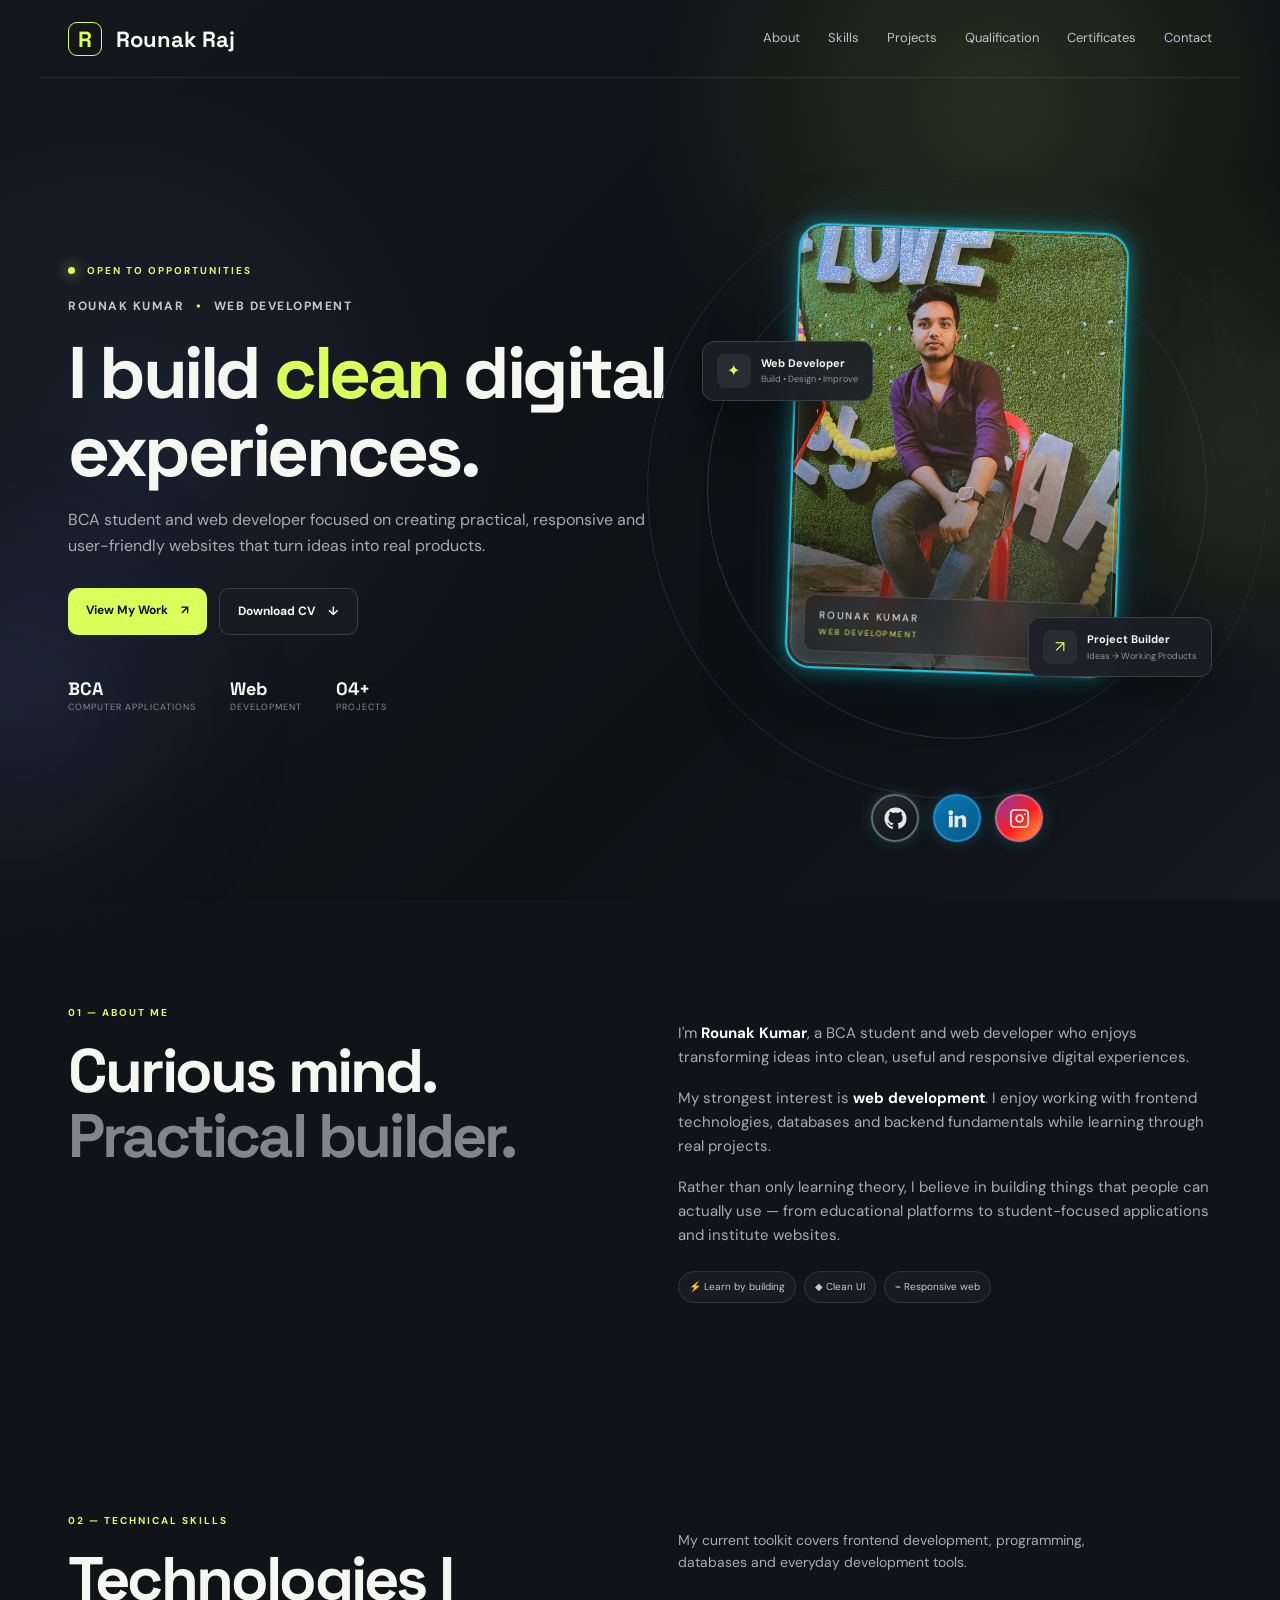
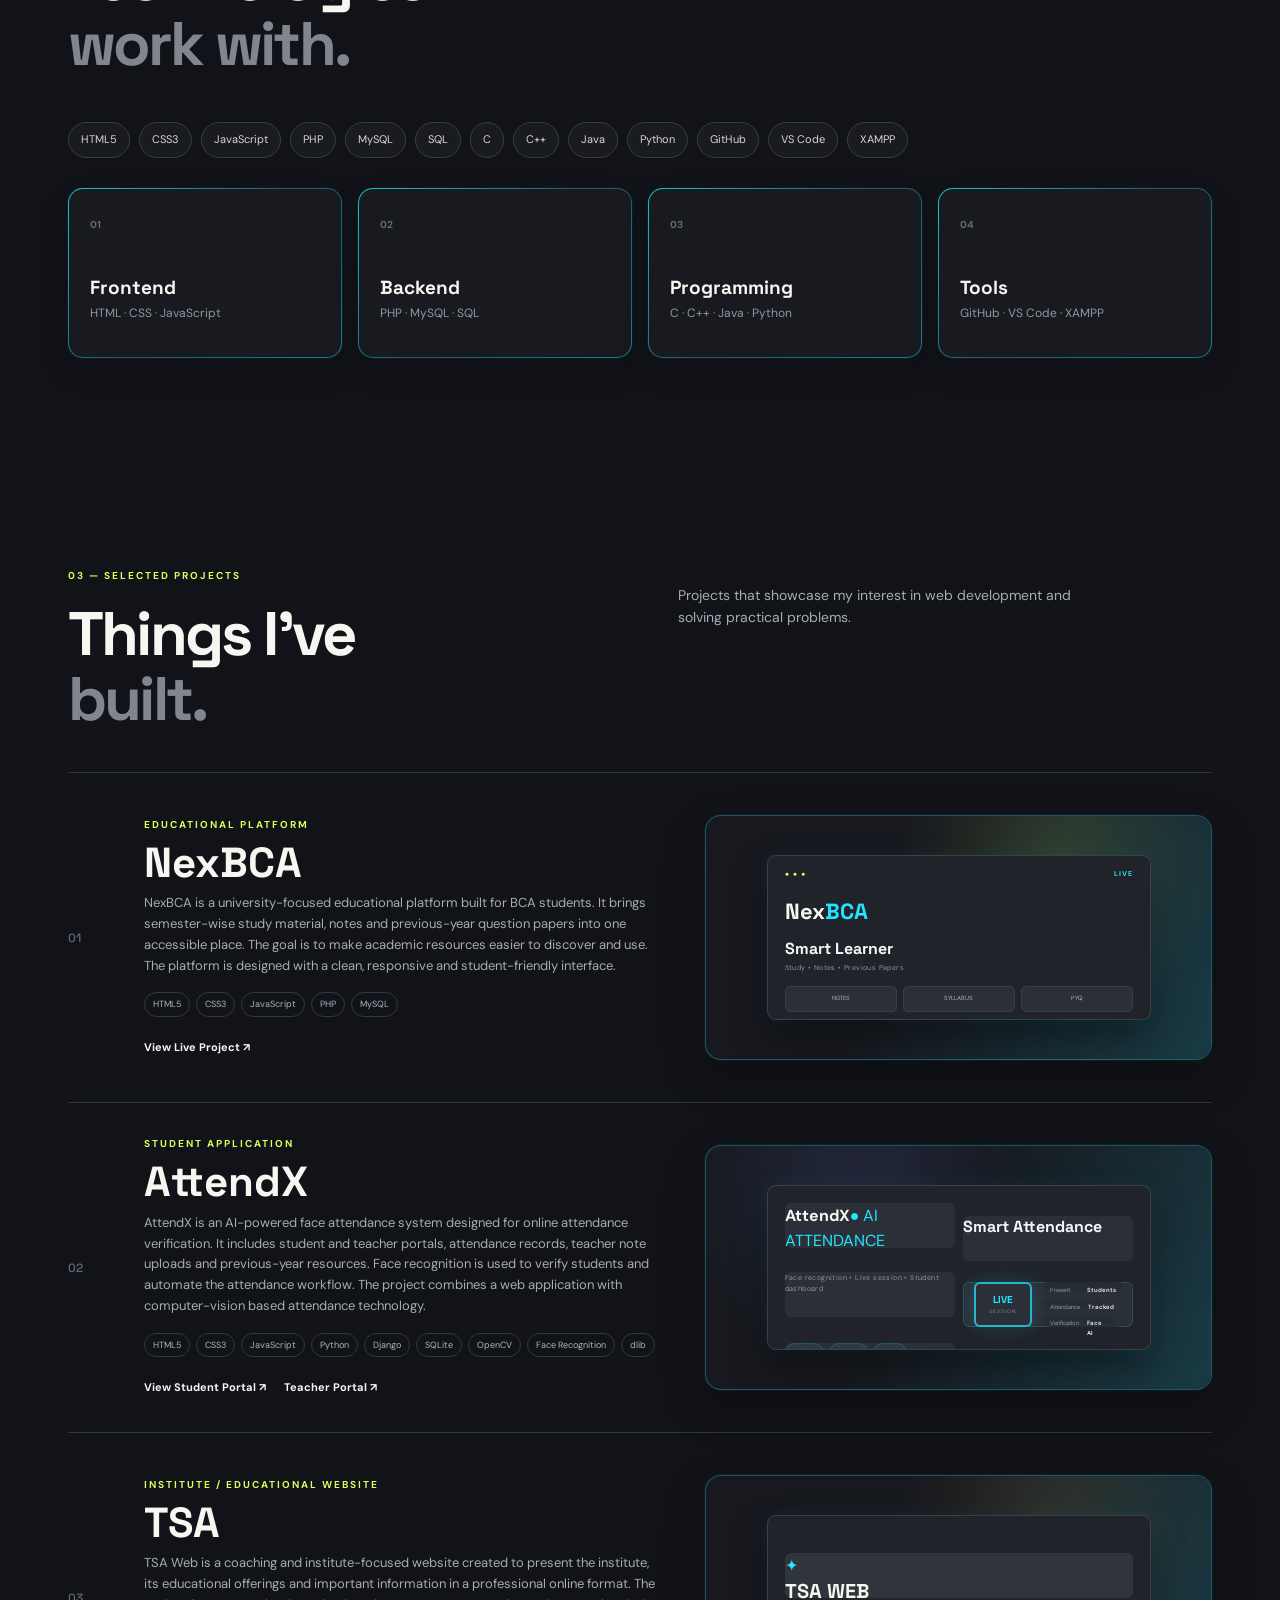
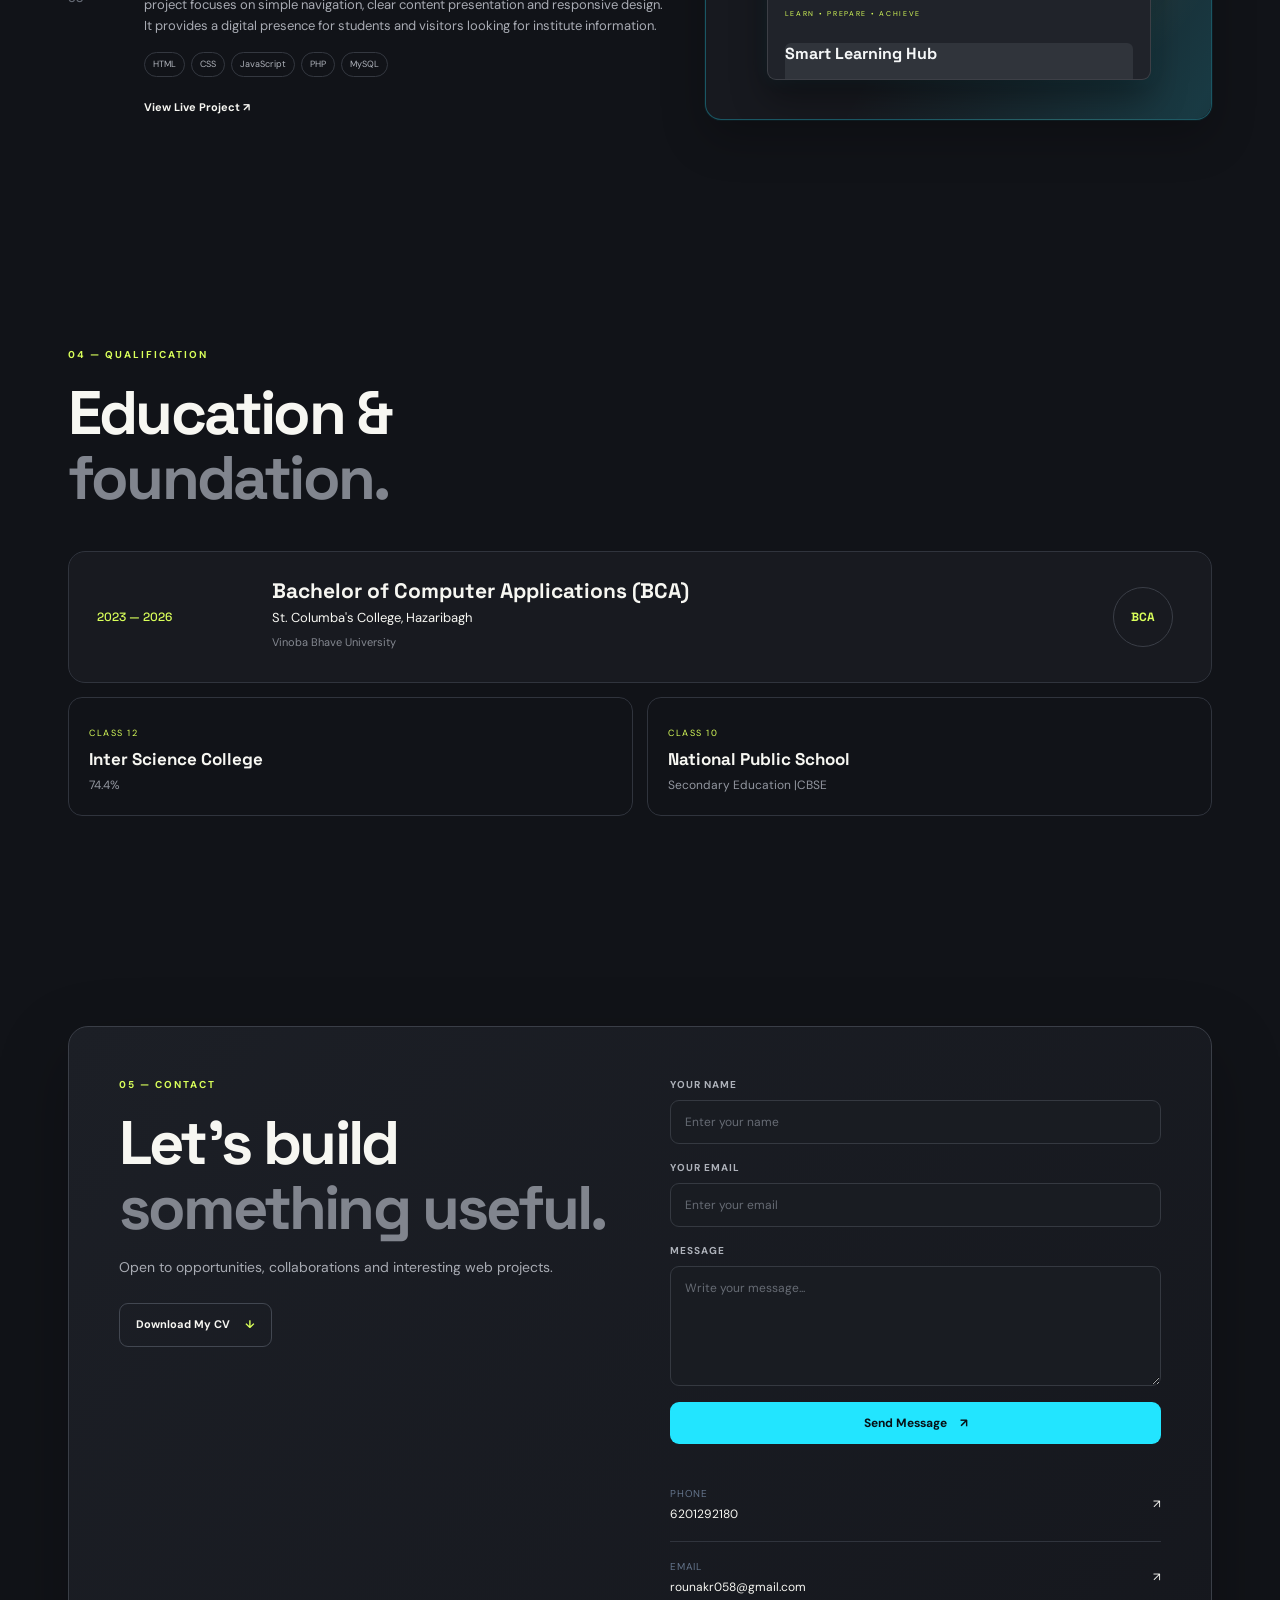
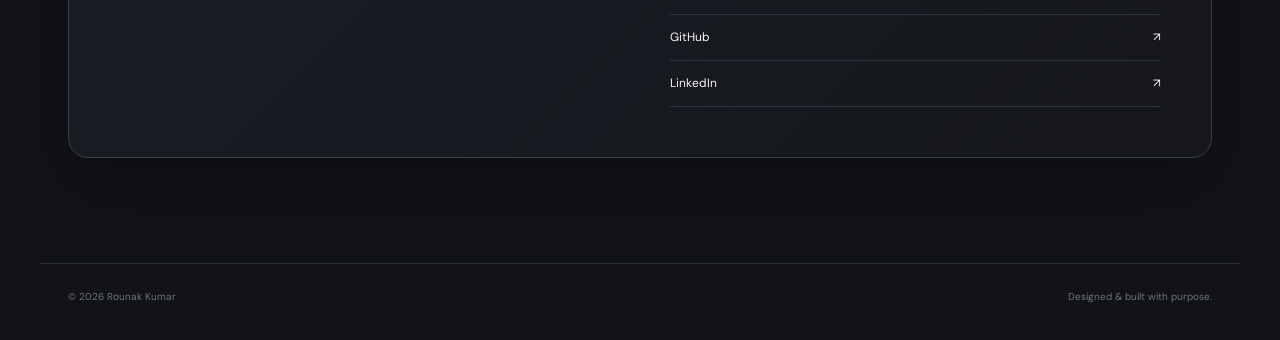
<file: index.html>
<!DOCTYPE html>
<html lang="en">
<head>
<meta charset="UTF-8">
<meta name="viewport" content="width=device-width, initial-scale=1.0">
<meta name="description" content="Rounak Kumar — Web Developer portfolio, projects, skills and education.">
<title>Rounak Kumar | Web Developer</title>
<link rel="preconnect" href="https://fonts.googleapis.com">
<link rel="preconnect" href="https://fonts.gstatic.com" crossorigin>
<link href="https://fonts.googleapis.com/css2?family=DM+Sans:wght@400;500;600;700&family=Space+Grotesk:wght@500;600;700&display=swap" rel="stylesheet">
<link rel="stylesheet" href="style.css">
</head>
<body>

<div class="ambient ambient-1"></div>
<div class="ambient ambient-2"></div>

<header class="navbar">
  <a class="brand" href="#home"><span>R</span> Rounak Raj</a>
  <button class="menu-btn" id="menuBtn" aria-label="Open menu">☰</button>
  <nav id="navMenu">
    <a href="#about">About</a>
    <a href="#skills">Skills</a>
    <a href="#projects">Projects</a>
    <a href="#education">Qualification</a>
    <a href="certificates.html">Certificates</a>
    <a href="#contact">Contact</a>
  </nav>
</header>

<main>
<section class="hero" id="home">
  <div class="hero-copy reveal">
    <div class="availability"><span></span> OPEN TO OPPORTUNITIES</div>
    <p class="role-label">ROUNAK KUMAR <b>•</b> WEB DEVELOPMENT</p>
    <h1>I build <em>clean</em> digital experiences.</h1>
    <p class="hero-text">BCA student and web developer focused on creating practical, responsive and user-friendly websites that turn ideas into real products.</p>

    <div class="hero-actions">
      <a class="btn primary" href="#projects">View My Work <span>↗</span></a>
      <a class="btn outline" href="Rounak CV.pdf" download>Download CV <span>↓</span></a>
    </div>

    <div class="quick-stats">
      <div><strong>BCA</strong><small>Computer Applications</small></div>
      <div><strong>Web</strong><small>Development</small></div>
      <div><strong>04+</strong><small>Projects</small></div>
    </div>
  </div>

  <div class="hero-visual reveal">
    <div class="ring ring-1"></div>
    <div class="ring ring-2"></div>
    <div class="photo-card">
      <img src="r.jpg" alt="Rounak Kumar" onerror="this.style.display='none';document.querySelector('.photo-placeholder').style.display='grid';">
      <div class="photo-placeholder">YOUR<br>PHOTO</div>
      <div class="photo-shade"></div>
      <div class="photo-name">ROUNAK KUMAR <small>WEB DEVELOPMENT</small></div>
    </div>

    <div class="social-float colored-socials">
      <a class="social github" href="https://github.com/rounakraj06" target="_blank" rel="noopener noreferrer" aria-label="GitHub" title="GitHub">
        <svg viewBox="0 0 24 24" fill="currentColor" aria-hidden="true"><path d="M12 .5C5.65.5.5 5.65.5 12c0 5.08 3.29 9.39 7.86 10.91.58.11.79-.25.79-.56v-2.17c-3.2.69-3.88-1.54-3.88-1.54-.53-1.33-1.28-1.69-1.28-1.69-1.05-.72.08-.71.08-.71 1.16.08 1.77 1.19 1.77 1.19 1.03 1.76 2.71 1.25 3.37.96.1-.75.4-1.25.73-1.54-2.56-.29-5.26-1.28-5.26-5.69 0-1.26.45-2.29 1.19-3.1-.12-.29-.52-1.47.11-3.06 0 0 .97-.31 3.18 1.18a11.1 11.1 0 0 1 5.8 0c2.21-1.49 3.18-1.18 3.18-1.18.63 1.59.23 2.77.11 3.06.74.81 1.19 1.84 1.19 3.1 0 4.42-2.7 5.4-5.27 5.69.41.36.77 1.07.77 2.16v3.2c0 .31.21.68.8.56A10.99 10.99 0 0 0 23.5 12C23.5 5.65 18.35.5 12 .5z"/></svg>
      </a>
      <a class="social linkedin" href="https://www.linkedin.com/in/rounak-kumar1406/" target="_blank" rel="noopener noreferrer" aria-label="LinkedIn" title="LinkedIn">
        <svg viewBox="0 0 24 24" fill="currentColor" aria-hidden="true"><path d="M4.98 3.5A2.5 2.5 0 1 1 5 8.5a2.5 2.5 0 0 1-.02-5zM3 9h4v12H3V9zm6 0h3.83v1.64h.05c.53-1 1.84-2.06 3.78-2.06C20.7 8.58 21 11.07 21 14.3V21h-4v-5.94c0-1.42-.03-3.25-1.98-3.25-1.98 0-2.28 1.54-2.28 3.14V21H9V9z"/></svg>
      </a>
      <a class="social instagram" href="https://www.instagram.com/rounak_raaj/" target="_blank" rel="noopener noreferrer" aria-label="Instagram" title="Instagram">
        <svg viewBox="0 0 24 24" fill="currentColor" aria-hidden="true"><path d="M7 2h10a5 5 0 0 1 5 5v10a5 5 0 0 1-5 5H7a5 5 0 0 1-5-5V7a5 5 0 0 1 5-5zm0 2a3 3 0 0 0-3 3v10a3 3 0 0 0 3 3h10a3 3 0 0 0 3-3V7a3 3 0 0 0-3-3H7zm5 3.5A4.5 4.5 0 1 1 7.5 12 4.5 4.5 0 0 1 12 7.5zm0 2A2.5 2.5 0 1 0 14.5 12 2.5 2.5 0 0 0 12 9.5zM17.5 6.5a1 1 0 1 1-1 1 1 1 0 0 1 1-1z"/></svg>
      </a>
    </div>

    <div class="floating-badge badge-one"><span>✦</span><div><b>Web Developer</b><small>Build • Design • Improve</small></div></div>
    <div class="floating-badge badge-two"><span>↗</span><div><b>Project Builder</b><small>Ideas → Working Products</small></div></div>
  </div>
</section>

<section class="section about" id="about">
  <div class="kicker">01 — ABOUT ME</div>
  <div class="two-col">
    <div><h2>Curious mind.<br><span>Practical builder.</span></h2></div>
    <div class="about-copy">
      <p>I'm <strong>Rounak Kumar</strong>, a BCA student and web developer who enjoys transforming ideas into clean, useful and responsive digital experiences.</p>
      <p>My strongest interest is <strong>web development</strong>. I enjoy working with frontend technologies, databases and backend fundamentals while learning through real projects.</p>
      <p>Rather than only learning theory, I believe in building things that people can actually use — from educational platforms to student-focused applications and institute websites.</p>
      <div class="about-points">
        <span>⚡ Learn by building</span><span>◆ Clean UI</span><span>⌁ Responsive web</span>
      </div>
    </div>
  </div>
</section>

<section class="section skills" id="skills">
  <div class="kicker">02 — TECHNICAL SKILLS</div>
  <div class="skills-head">
    <h2>Technologies I<br><span>work with.</span></h2>
    <p>My current toolkit covers frontend development, programming, databases and everyday development tools.</p>
  </div>
  <div class="skill-pills">
    <span>HTML5</span><span>CSS3</span><span>JavaScript</span><span>PHP</span><span>MySQL</span><span>SQL</span><span>C</span><span>C++</span><span>Java</span><span>Python</span><span>GitHub</span><span>VS Code</span><span>XAMPP</span>
  </div>
  <div class="skill-cards">
    <div><b>01</b><h3>Frontend</h3><p>HTML · CSS · JavaScript</p></div>
    <div><b>02</b><h3>Backend</h3><p>PHP · MySQL · SQL</p></div>
    <div><b>03</b><h3>Programming</h3><p>C · C++ · Java · Python</p></div>
    <div><b>04</b><h3>Tools</h3><p>GitHub · VS Code · XAMPP</p></div>
  </div>
</section>

<section class="section projects" id="projects">
  <div class="kicker">03 — SELECTED PROJECTS</div>
  <div class="projects-head"><h2>Things I've<br><span>built.</span></h2><p>Projects that showcase my interest in web development and solving practical problems.</p></div>

  <article class="project">
    <div class="project-number">01</div>
    <div class="project-info">
      <div class="project-type">EDUCATIONAL PLATFORM</div>
      <h3>NexBCA</h3>
      <p>NexBCA is a university-focused educational platform built for BCA students. It brings semester-wise study material, notes and previous-year question papers into one accessible place. The goal is to make academic resources easier to discover and use. The platform is designed with a clean, responsive and student-friendly interface.</p>
      <div class="tags"><span>HTML5</span><span>CSS3</span><span>JavaScript</span><span>PHP</span><span>MySQL</span></div>
      <a class="project-link" href="https://nexbca.kesug.com" target="_blank">View Live Project ↗</a>
    </div>
    <a class="project-preview nex preview-link" href="https://nexbca.kesug.com" target="_blank" aria-label="Open NexBCA live project">
      <div class="mini-browser premium-preview">
        <div class="browser-bar"><span>● ● ●</span><b>LIVE</b></div>
        <div class="preview-brand">Nex<span>BCA</span></div>
        <div class="preview-title">Smart Learner</div>
        <div class="preview-subtitle">Study • Notes • Previous Papers</div>
        <div class="preview-mini-cards"><i>NOTES</i><i>SYLLABUS</i><i>PYQ</i></div>
        <b class="preview-cta">OPEN NEXBCA ↗</b>
      </div>
    </a>
  </article>

  <article class="project">
    <div class="project-number">02</div>
    <div class="project-info">
      <div class="project-type">STUDENT APPLICATION</div>
      <h3>AttendX</h3>
      <p>AttendX is an AI-powered face attendance system designed for online attendance verification. It includes student and teacher portals, attendance records, teacher note uploads and previous-year resources. Face recognition is used to verify students and automate the attendance workflow. The project combines a web application with computer-vision based attendance technology.</p>
      <div class="tags"><span>HTML5</span><span>CSS3</span><span>JavaScript</span><span>Python</span><span>Django</span><span>SQLite</span><span>OpenCV</span><span>Face Recognition</span><span>dlib</span></div>
      <a class="project-link" href="https://attendx-1-ytgn.onrender.com" target="_blank">View Student Portal ↗</a>
      <a class="project-link teacher-link" href="https://attendx-1-ytgn.onrender.com/teacher_login/" target="_blank">Teacher Portal ↗</a>
    </div>
    <a class="project-preview attend preview-link" href="https://attendx-1-ytgn.onrender.com" target="_blank" aria-label="Open AttendX">
      <div class="mini-dashboard premium-preview">
        <div class="dash-top"><b>AttendX</b><span>● AI ATTENDANCE</span></div>
        <div class="preview-title">Smart Attendance</div>
        <div class="preview-subtitle">Face recognition • Live session • Student dashboard</div>
        <div class="attendance-panel">
          <div class="attendance-ring"><b>LIVE</b><small>SESSION</small></div>
          <div class="attendance-lines">
            <i><span>Present</span><b>Students</b></i>
            <i><span>Attendance</span><b>Tracked</b></i>
            <i><span>Verification</span><b>Face AI</b></i>
          </div>
        </div>
        <div class="attend-mini-row"><span>✓ Present</span><span>✓ Verified</span><span>● Active</span></div>
        <b class="preview-cta">OPEN ATTENDX ↗</b>
      </div>
    </a>
  </article>

  <article class="project">
    <div class="project-number">03</div>
    <div class="project-info">
      <div class="project-type">INSTITUTE / EDUCATIONAL WEBSITE</div>
      <h3>TSA</h3>
      <p>TSA Web is a coaching and institute-focused website created to present the institute, its educational offerings and important information in a professional online format. The project focuses on simple navigation, clear content presentation and responsive design. It provides a digital presence for students and visitors looking for institute information.</p>
      <div class="tags"><span>HTML</span><span>CSS</span><span>JavaScript</span><span>PHP</span><span>MySQL</span></div>
      <a class="project-link" href="https://tsa.wuaze.com" target="_blank">View Live Project ↗</a>
    </div>
    <a class="project-preview tsa preview-link" href="https://tsa.wuaze.com" target="_blank" aria-label="Open TSA Web">
      <div class="tsa-card premium-preview">
        <div class="tsa-brand"><span>✦</span><strong>TSA WEB</strong></div>
        <small>LEARN • PREPARE • ACHIEVE</small>
        <div class="preview-title">Smart Learning Hub</div>
        <div class="preview-subtitle">Courses • Guidance • Institute Information</div>
        <div class="tsa-cards"><i>COURSES</i><i>RESULTS</i><i>INFO</i></div>
        <b class="preview-cta">OPEN TSA WEB ↗</b>
      </div>
    </a>
  </article>
</section>

<section class="section education" id="education">
  <div class="kicker">04 — QUALIFICATION</div>
  <h2>Education &<br><span>foundation.</span></h2>
  <div class="edu-main">
    <div class="edu-year">2023 — 2026</div>
    <div><h3>Bachelor of Computer Applications (BCA)</h3><p>St. Columba's College, Hazaribagh</p><small>Vinoba Bhave University</small></div>
    <b>BCA</b>
  </div>
  <div class="edu-small">
    <div><span>CLASS 12</span><h3>Inter Science College</h3><p>74.4%</p></div>
    <div><span>CLASS 10</span><h3>National Public School</h3><p>Secondary Education |CBSE</p></div>
  </div>
</section>


<!-- <section class="section contact" id="contact">
  <div class="contact-box">
    <div>
      <div class="kicker">05 — CONTACT</div>
      <h2>Let's build<br><span>something useful.</span></h2>
</div>
      <p>Open to opportunities, collaborations and interesting web projects.</p>
      <a class="cv-button" href="Rounak CV.pdf" download>Download My CV <span>↓</span></a>
    </div>
    <div class="contact-links">

       <a class="phone-item" href="tel:+916201292180"><span><small>Phone</small>6201292180</span><span>↗</span></a>
      <a class="email-item" href="mailto:rounakr058@gmail.com"><span><small>Email</small>rounakr058@gmail.com</span><span>↗</span></a>
      <a href="https://github.com/rounakraj06" target="_blank">GitHub <span>↗</span></a>
      <a href="https://www.linkedin.com/in/rounak-kumar1406/" target="_blank">LinkedIn <span>↗</span></a>
      <a class="social instagram" href="https://www.instagram.com/rounak_raaj/" target="_blank" aria-label="Instagram" title="Instagram"><span>◎</span></a>
     
    </div>
  </div>
</div> -->
<!-- </section> -->

<section class="section contact" id="contact">
  <div class="contact-box">

    <div class="contact-intro">
      <div class="kicker">05 — CONTACT</div>
      <h2>Let's build<br><span>something useful.</span></h2>
      <p>Open to opportunities, collaborations and interesting web projects.</p>

      <a class="cv-button" href="Rounak CV.pdf" download>
        Download My CV <span>↓</span>
      </a>
    </div>

    <div class="contact-right">

      <!-- Contact Form -->
      <form class="contact-form"
            action="https://formspree.io/f/YOUR_FORM_ID"
            method="POST">

        <div class="form-group">
          <label for="name">Your Name</label>
          <input
            type="text"
            id="name"
            name="name"
            placeholder="Enter your name"
            required>
        </div>

        <div class="form-group">
          <label for="email">Your Email</label>
          <input
            type="email"
            id="email"
            name="email"
            placeholder="Enter your email"
            required>
        </div>

        <div class="form-group">
          <label for="message">Message</label>
          <textarea
            id="message"
            name="message"
            rows="5"
            placeholder="Write your message..."
            required></textarea>
        </div>

        <button type="submit" class="send-btn">
          Send Message <span>↗</span>
        </button>

      </form>

      <!-- Direct Contact -->
      <div class="contact-links">

        <a class="phone-item" href="tel:+916201292180">
          <span>
            <small>Phone</small>
            6201292180
          </span>
          <span>↗</span>
        </a>

        <a class="email-item" href="mailto:rounakr058@gmail.com">
          <span>
            <small>Email</small>
            rounakr058@gmail.com
          </span>
          <span>↗</span>
        </a>

        <a href="https://github.com/rounakraj06"
           target="_blank"
           rel="noopener noreferrer">
          GitHub <span>↗</span>
        </a>

        <a href="https://www.linkedin.com/in/rounak-kumar1406/"
           target="_blank"
           rel="noopener noreferrer">
          LinkedIn <span>↗</span>
        </a>

      </div>

    </div>
  </div>
</section>
</main>

<footer><span>© 2026 Rounak Kumar</span><span>Designed & built with purpose.</span></footer>
<script src="script.js"></script>
</body>
</html>
</file>
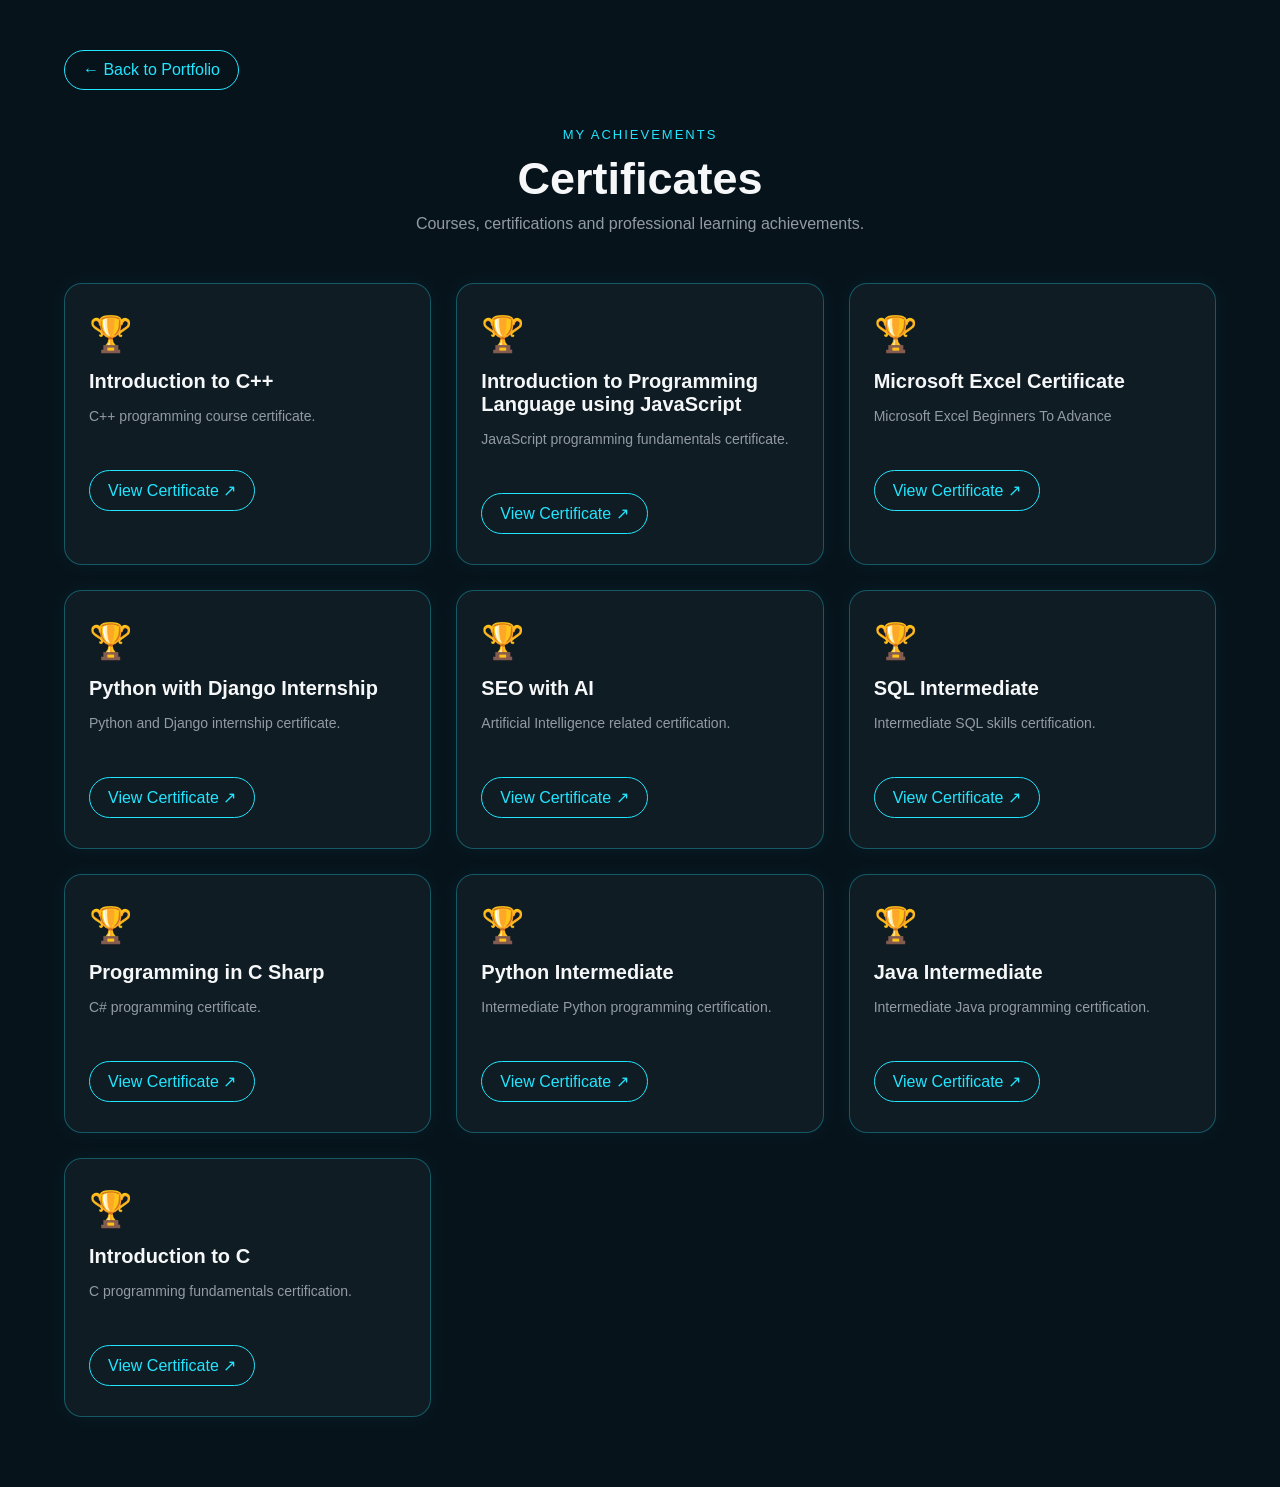
<file: certificates.html>
<!DOCTYPE html>
<html lang="en">
<head>
    <meta charset="UTF-8">
    <meta name="viewport" content="width=device-width, initial-scale=1.0">

    <title>Certificates | Rounak Kumar</title>

    <style>
        * {
            margin: 0;
            padding: 0;
            box-sizing: border-box;
        }

        body {
            font-family: Arial, sans-serif;
            background: #07131b;
            color: #f5f7f8;
            min-height: 100vh;
        }

        .container {
            width: 90%;
            max-width: 1200px;
            margin: auto;
            padding: 50px 0 70px;
        }

        .back-btn {
            display: inline-block;
            margin-bottom: 35px;
            padding: 10px 18px;
            border: 1px solid #22e5ff;
            border-radius: 25px;
            color: #22e5ff;
            text-decoration: none;
            transition: 0.3s;
        }

        .back-btn:hover {
            background: #22e5ff;
            color: #07131b;
            box-shadow: 0 0 20px rgba(34, 229, 255, 0.4);
        }

        .heading {
            text-align: center;
            margin-bottom: 50px;
        }

        .heading span {
            color: #22e5ff;
            font-size: 13px;
            letter-spacing: 2px;
        }

        .heading h1 {
            font-size: 45px;
            margin: 10px 0;
        }

        .heading p {
            color: #929ba5;
        }

        .certificate-grid {
            display: grid;
            grid-template-columns: repeat(3, 1fr);
            gap: 25px;
        }

        .certificate-card {
            padding: 30px 24px;
            border-radius: 18px;
            border: 1px solid rgba(34, 229, 255, 0.3);
            background: rgba(255, 255, 255, 0.04);
            box-shadow: 0 0 20px rgba(34, 229, 255, 0.06);
            transition: 0.35s ease;
        }

        .certificate-card:hover {
            transform: translateY(-8px);
            border-color: #22e5ff;
            box-shadow: 0 0 30px rgba(34, 229, 255, 0.25);
        }

        .certificate-icon {
            font-size: 35px;
            margin-bottom: 15px;
        }

        .certificate-card h2 {
            font-size: 20px;
            margin-bottom: 12px;
        }

        .certificate-card p {
            color: #929ba5;
            font-size: 14px;
            line-height: 1.6;
            min-height: 45px;
        }

        .view-btn {
            display: inline-block;
            margin-top: 20px;
            padding: 10px 18px;
            border-radius: 25px;
            border: 1px solid #22e5ff;
            color: #22e5ff;
            text-decoration: none;
            transition: 0.3s ease;
        }

        .view-btn:hover {
            background: #22e5ff;
            color: #07131b;
            box-shadow: 0 0 20px rgba(34, 229, 255, 0.4);
        }

        @media (max-width: 900px) {
            .certificate-grid {
                grid-template-columns: repeat(2, 1fr);
            }
        }

        @media (max-width: 600px) {
            .certificate-grid {
                grid-template-columns: 1fr;
            }

            .heading h1 {
                font-size: 34px;
            }
        }
    </style>
</head>

<body>

<div class="container">

    <a href="index.html" class="back-btn">← Back to Portfolio</a>

    <div class="heading">
        <span>MY ACHIEVEMENTS</span>
        <h1>Certificates</h1>
        <p>Courses, certifications and professional learning achievements.</p>
    </div>

    <div class="certificate-grid">

        <!-- 1 -->
        <div class="certificate-card">
            <div class="certificate-icon">🏆</div>
            <h2>Introduction to C++</h2>
            <p>C++ programming course certificate.</p>

            <a href="certificates/Cp.jpeg"
               target="_blank"
               class="view-btn">
                View Certificate ↗
            </a>
        </div>

        <!-- 2 -->
        <div class="certificate-card">
            <div class="certificate-icon">🏆</div>
            <h2>Introduction to Programming Language using JavaScript</h2>
            <p>JavaScript programming fundamentals certificate.</p>

            <a href="certificates/js.jpeg"
               target="_blank"
               class="view-btn">
                View Certificate ↗
            </a>
        </div>


        <div class="certificate-card">
            <div class="certificate-icon">🏆</div>
            <h2>Microsoft Excel Certificate  </h2>
            <p>Microsoft Excel Beginners To Advance</p>

            <a href="certificates/excel.png"
               target="_blank"
               class="view-btn">
                View Certificate ↗
            </a>
        </div>

        <!-- 3 -->
        <div class="certificate-card">
            <div class="certificate-icon">🏆</div>
            <h2>Python with Django Internship</h2>
            <p>Python and Django internship certificate.</p>

            <a href="certificates/django.jpeg"
               target="_blank"
               class="view-btn">
                View Certificate ↗
            </a>
        </div>

        <!-- 4 -->
        <div class="certificate-card">
            <div class="certificate-icon">🏆</div>
            <h2>SEO with AI</h2>
            <p>Artificial Intelligence related certification.</p>

            <a href="certificates/ai.jpeg"
               target="_blank"
               class="view-btn">
                View Certificate ↗
            </a>
        </div>

        <!-- 5 -->
        <div class="certificate-card">
            <div class="certificate-icon">🏆</div>
            <h2>SQL Intermediate</h2>
            <p>Intermediate SQL skills certification.</p>

            <a href="certificates/sql.jpeg"
               target="_blank"
               class="view-btn">
                View Certificate ↗
            </a>
        </div>

        <!-- 6 -->
        <div class="certificate-card">
            <div class="certificate-icon">🏆</div>
            <h2>Programming in C Sharp</h2>
            <p>C# programming certificate.</p>

            <a href="certificates/c sharp.jpeg"
               target="_blank"
               class="view-btn">
                View Certificate ↗
            </a>
        </div>

        <!-- 7 -->
        <div class="certificate-card">
            <div class="certificate-icon">🏆</div>
            <h2>Python Intermediate</h2>
            <p>Intermediate Python programming certification.</p>

            <a href="certificates/py.jpeg"
               target="_blank"
               class="view-btn">
                View Certificate ↗
            </a>
        </div>

        <!-- 8 -->
        <div class="certificate-card">
            <div class="certificate-icon">🏆</div>
            <h2>Java Intermediate</h2>
            <p>Intermediate Java programming certification.</p>

            <a href="certificates/java.jpeg"
               target="_blank"
               class="view-btn">
                View Certificate ↗
            </a>
        </div>

        <!-- 9 -->
        <div class="certificate-card">
            <div class="certificate-icon">🏆</div>
            <h2>Introduction to C</h2>
            <p>C programming fundamentals certification.</p>

            <a href="certificates/c.jpeg"
               target="_blank"
               class="view-btn">
                View Certificate ↗
            </a>
        </div>

    </div>

</div>

</body>
</html>
</file>
<file: style.css>
*{margin:0;padding:0;box-sizing:border-box}
:root{--bg:#111318;--panel:#181a20;--panel2:#1d2027;--text:#f7f7f2;--muted:#a8abb3;--line:#30343d;--accent:#d9ff5a;--blue:#8db7ff}
html{scroll-behavior:smooth}
body{font-family:"DM Sans",sans-serif;background:var(--bg);color:var(--text);line-height:1.6;overflow-x:hidden}
body:before{content:"";position:fixed;inset:0;z-index:-3;background:radial-gradient(circle at 78% 12%,rgba(217,255,90,.12),transparent 28%),radial-gradient(circle at 12% 50%,rgba(100,150,255,.09),transparent 30%),linear-gradient(135deg,#15171d,#0e1014 65%,#16191f)}
.ambient{position:fixed;width:280px;height:280px;border-radius:50%;filter:blur(90px);opacity:.12;pointer-events:none;z-index:-2}.ambient-1{background:#d9ff5a;right:-100px;top:300px}.ambient-2{background:#688fff;left:-130px;bottom:50px}
a{text-decoration:none;color:inherit}h1,h2,h3{font-family:"Space Grotesk",sans-serif;line-height:1.06}
.navbar{height:78px;max-width:1200px;margin:auto;padding:0 28px;display:flex;align-items:center;justify-content:space-between;border-bottom:1px solid rgba(255,255,255,.08);position:relative;z-index:20}
.brand{font:700 22px "Space Grotesk"}.brand span{display:inline-grid;place-items:center;width:34px;height:34px;margin-right:8px;color:var(--accent);border:1px solid var(--accent);border-radius:9px}
nav{display:flex;gap:28px;color:#bfc1c8;font-size:13px}nav a{transition:.25s}nav a:hover{color:var(--accent)}
.menu-btn{display:none;border:0;background:none;color:#fff;font-size:24px}
.hero{max-width:1200px;min-height:calc(100vh - 78px);margin:auto;padding:75px 28px;display:grid;grid-template-columns:1.08fr .92fr;gap:35px;align-items:center}
.availability,.kicker,.project-type{font-size:10px;letter-spacing:2px;font-weight:700;color:var(--accent)}.availability span{display:inline-block;width:7px;height:7px;background:var(--accent);border-radius:50%;margin-right:8px;box-shadow:0 0 14px var(--accent)}
.role-label{margin-top:18px;color:#c4c7ce;font-size:12px;letter-spacing:1.5px;font-weight:700}.role-label b{color:var(--accent);margin:0 7px}
.hero h1{font-size:clamp(46px,5.7vw,74px);letter-spacing:-3.5px;margin:18px 0}.hero h1 em{font-style:normal;color:var(--accent)}
.hero-text{max-width:620px;color:var(--muted);font-size:16px}.hero-actions{display:flex;gap:12px;margin-top:30px}.btn{padding:13px 18px;border-radius:10px;font-size:12px;font-weight:700;transition:.25s}.btn span{margin-left:10px}.primary{background:var(--accent);color:#10120c}.primary:hover{transform:translateY(-2px);box-shadow:0 10px 28px rgba(217,255,90,.18)}.outline{border:1px solid #3b3f48;background:#191b21}.outline:hover{border-color:var(--accent);color:var(--accent)}
.quick-stats{display:flex;gap:34px;margin-top:42px}.quick-stats div{display:flex;flex-direction:column}.quick-stats strong{font:700 18px "Space Grotesk"}.quick-stats small{font-size:9px;color:#888c95;text-transform:uppercase;letter-spacing:1px}
.hero-visual{min-height:570px;display:grid;place-items:center;position:relative}.photo-card{width:330px;height:445px;position:relative;overflow:hidden;border:1px solid #3b404a;border-radius:25px;background:#20232a;transform:rotate(2deg);box-shadow:0 30px 80px rgba(0,0,0,.42),0 0 50px rgba(217,255,90,.06)}.photo-card img{width:100%;height:100%;object-fit:cover}.photo-placeholder{display:none;place-items:center;width:100%;height:100%;font:700 36px "Space Grotesk";line-height:.9;text-align:center;color:#656a73}.photo-shade{position:absolute;inset:0;background:linear-gradient(180deg,transparent 45%,rgba(5,7,9,.78))}.photo-name{position:absolute;left:16px;right:16px;bottom:15px;padding:12px 14px;border:1px solid rgba(255,255,255,.14);background:rgba(18,20,24,.6);backdrop-filter:blur(12px);border-radius:10px;font-size:10px;letter-spacing:1.8px}.photo-name small{display:block;color:var(--accent);font-size:8px;letter-spacing:1.5px;margin-top:2px}.ring{position:absolute;border:1px solid #30343d;border-radius:50%}.ring-1{width:500px;height:500px}.ring-2{width:620px;height:620px;border-color:#242831}
.floating-badge{position:absolute;display:flex;align-items:center;gap:10px;padding:12px 14px;background:rgba(28,31,37,.92);border:1px solid #3a3e48;border-radius:12px;box-shadow:0 15px 40px rgba(0,0,0,.35);backdrop-filter:blur(10px)}.floating-badge>span{width:34px;height:34px;display:grid;place-items:center;border-radius:8px;background:#282c34;color:var(--accent)}.floating-badge b,.floating-badge small{display:block}.floating-badge b{font-size:11px}.floating-badge small{font-size:9px;color:#8f939c}.badge-one{left:0;top:24%}.badge-two{right:0;bottom:17%}
.social-float{position:absolute;right:2%;top:10%;display:flex;gap:7px;flex-direction:column}.social-float a{width:38px;height:38px;display:grid;place-items:center;border:1px solid #3a3e47;background:#1b1e24;border-radius:10px;transition:.25s;box-shadow:0 8px 20px rgba(0,0,0,.22)}.social-float a:hover{transform:translateX(-4px) translateY(-2px);border-color:var(--accent);background:#23272f;box-shadow:0 0 18px rgba(217,255,90,.14)}.social-float svg{width:17px;height:17px;fill:#e6e7e9}
.section{max-width:1200px;margin:auto;padding:105px 28px}.section h2{font-size:clamp(39px,4.8vw,62px);letter-spacing:-2.8px;margin:18px 0 40px}.section h2 span{color:#81858e}.two-col,.skills-head,.projects-head{display:grid;grid-template-columns:1fr 1fr;gap:75px}.about-copy{max-width:580px;color:var(--muted);font-size:15px}.about-copy p+p{margin-top:17px}.about-copy strong{color:#fff}.about-points{display:flex;flex-wrap:wrap;gap:8px;margin-top:24px}.about-points span{padding:7px 10px;border:1px solid var(--line);background:#191b21;border-radius:100px;font-size:10px;color:#c6c8cd}
.skills-head p,.projects-head p{max-width:440px;color:var(--muted);font-size:14px}.skill-pills{display:flex;flex-wrap:wrap;gap:9px;margin:5px 0 30px}.skill-pills span{padding:8px 12px;border:1px solid #383c45;background:#191b21;border-radius:100px;font-size:11px;color:#d4d6da;transition:.2s}.skill-pills span:hover{border-color:var(--accent);color:var(--accent);transform:translateY(-2px)}
.skill-cards{display:grid;grid-template-columns:repeat(4,1fr);gap:14px}.skill-cards>div{min-height:170px;padding:21px;border:1px solid var(--line);border-radius:15px;background:rgba(24,26,32,.72);transition:.3s}.skill-cards>div:hover{transform:translateY(-5px);border-color:#4b505b}.skill-cards b{font-size:10px;color:#666b75}.skill-cards h3{font-size:19px;margin-top:42px}.skill-cards p{color:#92969f;font-size:12px;margin-top:6px}
.project{display:grid;grid-template-columns:48px 1.05fr 1fr;gap:28px;align-items:center;min-height:330px;padding:30px 0;border-top:1px solid var(--line)}.project-number{color:#646973;font:500 12px "Space Grotesk"}.project-info h3{font-size:42px;margin:8px 0}.project-info>p{max-width:520px;color:var(--muted);font-size:13px}.tags{display:flex;flex-wrap:wrap;gap:6px;margin:16px 0}.tags span{padding:4px 8px;border:1px solid #343840;border-radius:100px;font-size:9px;color:#afb3bb}.project-link{font-size:11px;font-weight:700}.project-link:hover{color:var(--accent)}
.project-preview{height:245px;display:grid;place-items:center;overflow:hidden;border:1px solid #353941;border-radius:16px}.nex{background:radial-gradient(circle at 70% 20%,rgba(217,255,90,.14),transparent 40%),#17191f}.attend{background:radial-gradient(circle at 30% 20%,rgba(115,145,255,.13),transparent 42%),#17191f}.tsa{background:radial-gradient(circle at 70% 20%,rgba(255,196,90,.11),transparent 40%),#17191f}.varzu{background:radial-gradient(circle at 40% 30%,rgba(217,255,90,.08),transparent 40%),#17191f}
.mini-browser,.mini-dashboard,.tsa-card,.varzu-card{width:76%;height:68%;background:#20232a;border:1px solid #3a3e47;border-radius:9px;box-shadow:0 18px 35px rgba(0,0,0,.35);padding:17px}.browser-bar{font-size:7px;color:#666b74;letter-spacing:2px;margin:-5px 0 18px}.mini-browser strong{font:700 20px "Space Grotesk";display:block}.mini-browser small,.tsa-card small,.varzu-card small{font-size:7px;letter-spacing:1.7px;color:var(--accent)}.fake-ui{height:42px;background:#2a2e36;border-radius:5px;margin-top:19px}.mini-dashboard{display:grid;grid-template-columns:1fr 1fr;gap:8px}.mini-dashboard i{height:7px;background:#30343d;border-radius:4px;grid-column:1/-1}.mini-dashboard i:nth-child(2){width:75%}.mini-dashboard i:nth-child(3){width:90%}.mini-dashboard div{height:45px;background:#2b2f37;border-radius:6px}.tsa-card strong,.varzu-card strong{font:700 23px "Space Grotesk";display:block}.tsa-card div{height:45px;margin-top:20px;border-radius:6px;background:#30343b}.varzu-card span{display:block;font-size:25px;color:var(--accent);margin-top:25px}
.education{padding-top:80px}.edu-main{display:grid;grid-template-columns:150px 1fr 70px;align-items:center;gap:25px;padding:28px;border:1px solid var(--line);border-radius:17px;background:#181a20}.edu-year{color:var(--accent);font:500 12px "Space Grotesk"}.edu-main h3{font-size:21px}.edu-main p{font-size:13px;margin-top:5px}.edu-main small{color:#858991;font-size:11px}.edu-main>b{width:60px;height:60px;display:grid;place-items:center;border:1px solid #3a3e47;border-radius:50%;color:var(--accent);font:700 12px "Space Grotesk"}.edu-small{display:grid;grid-template-columns:1fr 1fr;gap:14px;margin-top:14px}.edu-small>div{padding:20px;border:1px solid var(--line);border-radius:14px}.edu-small span{font-size:9px;letter-spacing:1.5px;color:var(--accent)}.edu-small h3{font-size:17px;margin:7px 0}.edu-small p{color:#92969f;font-size:12px}
.contact-box{display:grid;grid-template-columns:1fr 1fr;gap:60px;padding:50px;border:1px solid #3a3e47;border-radius:20px;background:linear-gradient(135deg,#1c1f26,#15171d);box-shadow:0 25px 70px rgba(0,0,0,.25)}.contact-box h2{margin-bottom:15px}.contact-box p{color:var(--muted);font-size:14px}.cv-button{display:inline-block;margin-top:25px;padding:12px 16px;border:1px solid #424751;border-radius:9px;font-size:11px;font-weight:700}.cv-button span{margin-left:12px;color:var(--accent)}.contact-links{display:flex;flex-direction:column;justify-content:center}.contact-links a{display:flex;justify-content:space-between;padding:15px 0;border-bottom:1px solid #30343d;font-size:13px;transition:.2s}.contact-links a:hover{color:var(--accent);padding-left:5px}
footer{max-width:1200px;margin:auto;padding:25px 28px 35px;border-top:1px solid #292d35;display:flex;justify-content:space-between;color:#70747d;font-size:10px}
.reveal{opacity:0;transform:translateY(20px);transition:opacity .8s ease,transform .8s ease}.reveal.visible{opacity:1;transform:none}
@media(max-width:900px){.hero{grid-template-columns:1fr}.two-col,.skills-head,.projects-head{grid-template-columns:1fr;gap:20px}.skill-cards{grid-template-columns:1fr 1fr}.project{grid-template-columns:35px 1fr}.project-preview{grid-column:2}.contact-box{grid-template-columns:1fr}}
@media(max-width:768px){.navbar{height:68px;padding:0 18px}.menu-btn{display:block}.navbar nav{display:none;position:absolute;top:68px;left:0;right:0;background:#15171c;border-bottom:1px solid var(--line);padding:17px 20px;flex-direction:column;gap:15px;box-shadow:0 18px 35px rgba(0,0,0,.25)}.navbar nav.active{display:flex}.hero{min-height:auto;padding:52px 18px 70px;display:flex;flex-direction:column;gap:20px}.hero-copy{width:100%}.role-label{font-size:10px}.hero h1{font-size:43px;letter-spacing:-2px;margin:14px 0}.hero-text{font-size:14px}.hero-actions{display:grid;grid-template-columns:1fr 1fr}.btn{text-align:center;padding:13px 10px}.quick-stats{display:grid;grid-template-columns:repeat(3,1fr);gap:8px;margin-top:28px}.quick-stats div{padding:11px 9px;background:#181b21;border:1px solid #2d3139;border-radius:10px}.quick-stats strong{font-size:15px}.quick-stats small{font-size:7px;line-height:1.3;margin-top:3px}.hero-visual{width:100%;min-height:450px;margin-top:0}.photo-card{width:255px;height:350px}.ring-1{width:350px;height:350px}.ring-2{width:430px;height:430px}.floating-badge{padding:9px 10px}.floating-badge>span{width:29px;height:29px}.floating-badge b{font-size:9px}.floating-badge small{font-size:7px}.badge-one{left:-2px;top:20%}.badge-two{right:-2px;bottom:15%}.social-float{right:3px;top:7%;gap:5px}.social-float a{width:34px;height:34px}.social-float svg{width:15px;height:15px}.section{padding:75px 18px}.section h2{font-size:39px;letter-spacing:-2px;margin-bottom:28px}.about-copy{font-size:13px}.about-points span{font-size:9px}.skills-head p,.projects-head p{font-size:12px}.skill-pills{gap:7px}.skill-pills span{font-size:9px;padding:7px 9px}.skill-cards{grid-template-columns:1fr 1fr;gap:9px}.skill-cards>div{min-height:140px;padding:16px}.skill-cards h3{font-size:16px;margin-top:27px}.skill-cards p{font-size:10px}.project{display:block;padding:25px 0}.project-number{display:none}.project-info h3{font-size:36px}.project-info>p{font-size:12px}.project-preview{height:190px;margin-top:20px}.education{display:none}.contact-box{padding:30px 20px}.contact-box h2{font-size:37px}.contact-links{margin-top:20px}.contact-links a{font-size:12px}footer{padding:20px 18px;flex-direction:column;gap:8px}}
@media(max-width:380px){.hero h1{font-size:38px}.hero-actions{grid-template-columns:1fr}.hero-visual{min-height:420px}.photo-card{width:235px;height:330px}.quick-stats small{font-size:6px}.section h2{font-size:35px}}

.teacher-link{margin-left:14px}
@media(max-width:768px){.teacher-link{display:inline-block;margin-left:0;margin-top:9px}.project-info>p{max-width:100%;line-height:1.65}.tags span{font-size:8px}}

html,body{max-width:100%;overflow-x:hidden}
img,svg{max-width:100%}
.hero,.section,.navbar,footer{width:100%;max-width:1200px}
@media(max-width:768px){.hero,.section{overflow:hidden}.photo-card{max-width:calc(100vw - 80px)}.floating-badge{max-width:150px}.floating-badge div{min-width:0}.floating-badge b,.floating-badge small{white-space:nowrap;overflow:hidden;text-overflow:ellipsis}.hero-visual{overflow:visible}.project-info{min-width:0}.project-info h3,.project-info p{overflow-wrap:anywhere}.project-preview{width:100%}}

/* V5 premium lighting */
.photo-card{position:relative;isolation:isolate}
.photo-light-frame{position:absolute;inset:7px;border-radius:20px;z-index:4;pointer-events:none;padding:1px;background:conic-gradient(from 0deg,transparent 0 18%,#d9ff5a 28%,#8db7ff 40%,transparent 52% 70%,#d9ff5a 82%,transparent 94%);-webkit-mask:linear-gradient(#000 0 0) content-box,linear-gradient(#000 0 0);-webkit-mask-composite:xor;mask-composite:exclude;animation:borderSpin 4.5s linear infinite;filter:drop-shadow(0 0 5px rgba(217,255,90,.7)) drop-shadow(0 0 13px rgba(141,183,255,.35))}
@keyframes borderSpin{to{transform:rotate(360deg)}}
.photo-card:after{content:"";position:absolute;inset:-2px;border-radius:27px;border:1px solid rgba(217,255,90,.25);box-shadow:0 0 24px rgba(217,255,90,.12),inset 0 0 25px rgba(141,183,255,.06);z-index:-1}
.colored-socials a{font-family:"Space Grotesk",sans-serif;font-weight:800;color:#fff!important}
.colored-socials a span{display:grid;place-items:center;font-size:12px}
.colored-socials .github{background:linear-gradient(145deg,#24292f,#111317);border-color:#626a75}
.colored-socials .linkedin{background:linear-gradient(145deg,#0a77b5,#075985);border-color:#168dcc}
.colored-socials .instagram{background:linear-gradient(135deg,#833ab4,#fd1d1d 55%,#fcb045);border-color:#e75c70}
.colored-socials a:hover{transform:translateX(-5px) scale(1.08)!important;color:#fff!important}
.colored-socials .github:hover{box-shadow:0 0 22px rgba(255,255,255,.22)}
.colored-socials .linkedin:hover{box-shadow:0 0 22px rgba(10,119,181,.55)}
.colored-socials .instagram:hover{box-shadow:0 0 22px rgba(253,29,29,.5)}
.skill-cards>div{position:relative;overflow:hidden}
.skill-cards>div:before{content:"";position:absolute;inset:-1px;background:linear-gradient(120deg,transparent 25%,rgba(217,255,90,.18),transparent 60%);transform:translateX(-120%);transition:transform .7s}
.skill-cards>div:hover:before{transform:translateX(120%)}
.preview-link{cursor:pointer;text-decoration:none!important;transition:.3s}
.preview-link:hover{transform:translateY(-5px);border-color:rgba(217,255,90,.5);box-shadow:0 18px 45px rgba(0,0,0,.35),0 0 24px rgba(217,255,90,.08)}
.mini-browser,.mini-dashboard,.tsa-card{position:relative}
.browser-bar span{float:right;color:var(--accent);letter-spacing:1px}
.preview-cta{display:block;margin-top:13px;color:var(--accent);font-size:8px;letter-spacing:1px}
@media(max-width:768px){
 .photo-light-frame{inset:6px}
 .project-preview{min-height:190px}
}

/* ===== FINAL VISUAL POLISH ===== */

/* Profile: no rotating square/conic frame; use a smooth cyan illuminated edge */
.photo-card{
  border:2px solid rgba(34,229,255,.82);
  box-shadow:
    0 0 0 1px rgba(34,229,255,.20),
    0 0 18px rgba(34,229,255,.40),
    0 0 48px rgba(34,229,255,.18),
    0 30px 80px rgba(0,0,0,.46);
  animation: profileGlow 3.2s ease-in-out infinite;
}
.photo-card:before{
  content:"";
  position:absolute;
  inset:3px;
  z-index:3;
  pointer-events:none;
  border-radius:21px;
  border:1px solid rgba(255,255,255,.22);
  box-shadow:inset 0 0 18px rgba(34,229,255,.18);
  background:linear-gradient(120deg,transparent 20%,rgba(255,255,255,.12) 46%,transparent 64%);
  background-size:220% 100%;
  animation:profileShine 4.5s ease-in-out infinite;
}
.photo-light-frame{display:none!important}
@keyframes profileGlow{
  0%,100%{box-shadow:0 0 0 1px rgba(34,229,255,.18),0 0 18px rgba(34,229,255,.38),0 0 48px rgba(34,229,255,.15),0 30px 80px rgba(0,0,0,.46)}
  50%{box-shadow:0 0 0 1px rgba(34,229,255,.30),0 0 28px rgba(34,229,255,.62),0 0 70px rgba(34,229,255,.22),0 30px 80px rgba(0,0,0,.46)}
}
@keyframes profileShine{
  0%,55%{background-position:180% 0}
  78%,100%{background-position:-30% 0}
}

/* Social icons: larger hover/active animation like the reference */
.social-float{z-index:10}
.social-float a{
  width:48px;height:48px;
  border-radius:50%;
  border:2px solid rgba(34,229,255,.70);
  background:rgba(18,25,31,.88);
  color:#fff;
  box-shadow:0 0 0 1px rgba(34,229,255,.12),0 0 16px rgba(34,229,255,.16);
  transition:transform .35s cubic-bezier(.2,.8,.2,1),box-shadow .35s,border-color .35s,background .35s;
}
.social-float a:hover,
.social-float a:focus-visible{
  transform:scale(1.22) translateX(-5px);
  border-color:#22e5ff;
  background:#17252d;
  box-shadow:0 0 0 5px rgba(34,229,255,.08),0 0 28px rgba(34,229,255,.55);
}
.social-float a:active{transform:scale(1.30) translateX(-5px)}
.social-float a span{font-weight:800}
.social-float .github span{font-size:12px}
.social-float .linkedin span{font-size:18px}
.social-float .instagram span{font-size:23px;line-height:1}

/* Four skill cards: illuminated lining on every card */
.skill-cards{gap:16px}
.skill-cards>div{
  position:relative;
  overflow:hidden;
  border:1px solid rgba(34,229,255,.28);
  background:
    linear-gradient(#181a20,#181a20) padding-box,
    linear-gradient(135deg,rgba(34,229,255,.75),rgba(255,255,255,.08),rgba(34,229,255,.30)) border-box;
  box-shadow:0 0 0 1px rgba(34,229,255,.04),0 12px 30px rgba(0,0,0,.16);
}
.skill-cards>div:before{
  content:"";
  position:absolute;
  inset:-1px;
  border-radius:15px;
  pointer-events:none;
  background:linear-gradient(110deg,transparent 30%,rgba(34,229,255,.18) 50%,transparent 70%);
  transform:translateX(-120%);
  animation:cardSweep 5.5s ease-in-out infinite;
}
.skill-cards>div:nth-child(2):before{animation-delay:.8s}
.skill-cards>div:nth-child(3):before{animation-delay:1.6s}
.skill-cards>div:nth-child(4):before{animation-delay:2.4s}
.skill-cards>div:hover{
  transform:translateY(-7px) scale(1.015);
  border-color:rgba(34,229,255,.85);
  box-shadow:0 0 24px rgba(34,229,255,.18),0 18px 38px rgba(0,0,0,.28);
}
@keyframes cardSweep{
  0%,65%{transform:translateX(-120%)}
  82%,100%{transform:translateX(120%)}
}

/* Project preview outer lining + hover animation */
.project-preview{
  position:relative;
  border:1px solid rgba(34,229,255,.30);
  box-shadow:0 0 0 1px rgba(34,229,255,.05),0 18px 45px rgba(0,0,0,.24);
  transition:transform .35s ease,box-shadow .35s ease,border-color .35s ease;
}
.project-preview:before{
  content:"";
  position:absolute;
  inset:0;
  pointer-events:none;
  border-radius:16px;
  background:linear-gradient(120deg,transparent 22%,rgba(34,229,255,.16) 50%,transparent 78%);
  background-size:220% 100%;
  animation:previewSweep 5s ease-in-out infinite;
}
.project-preview:hover{
  transform:translateY(-6px) scale(1.012);
  border-color:rgba(34,229,255,.78);
  box-shadow:0 0 26px rgba(34,229,255,.20),0 22px 48px rgba(0,0,0,.34);
}
@keyframes previewSweep{
  0%,60%{background-position:180% 0}
  80%,100%{background-position:-30% 0}
}
.premium-preview{
  position:relative;
  z-index:1;
  overflow:hidden;
  border:1px solid rgba(255,255,255,.13);
  box-shadow:0 18px 35px rgba(0,0,0,.35),0 0 18px rgba(34,229,255,.07);
}
.browser-bar{display:flex;justify-content:space-between;align-items:center}
.browser-bar b{color:#22e5ff;font-size:7px;letter-spacing:1px}
.preview-brand{font:700 22px "Space Grotesk";margin-top:2px}
.preview-brand span{color:#22e5ff}
.preview-title{font:700 16px "Space Grotesk";margin-top:13px;color:#f5f7f8}
.preview-subtitle{font-size:7px;color:#8f969f;margin-top:3px;letter-spacing:.4px}
.preview-mini-cards{display:grid;grid-template-columns:repeat(3,1fr);gap:6px;margin-top:13px}
.preview-mini-cards i,.tsa-cards i{
  font-style:normal;font-size:6px;color:#aeb5bd;text-align:center;padding:7px 2px;
  background:#2b2f37;border:1px solid #3a3e47;border-radius:5px;
}
.dash-top span{color:#22e5ff}
.dash-metrics{margin-top:12px}
.face-scan{margin-top:9px}
.tsa-brand strong{font-size:20px}
.tsa-brand span{color:#22e5ff}
.tsa-cards{margin-top:12px}
.preview-cta{
  display:inline-block;
  margin-top:12px;
  font-size:8px;
  letter-spacing:.7px;
  color:#22e5ff;
  text-shadow:0 0 10px rgba(34,229,255,.25);
}

/* Mobile: make the social buttons comfortably visible and previews clean */
@media(max-width:768px){
  .social-float{right:3%;top:9%;gap:9px}
  .social-float a{width:46px;height:46px}
  .photo-card{
    width:min(330px,78vw);
    height:min(420px,100vw);
  }
  .project-preview{min-height:250px}
}
@media(prefers-reduced-motion:reduce){
  *,*:before,*:after{animation:none!important;transition:none!important}
}

.social-float a,.skill-cards>div,.project-preview{will-change:transform}
.social-float a.in-view{animation:socialReveal .7s cubic-bezier(.2,.8,.2,1) both}
.social-float a:nth-child(2).in-view{animation-delay:.08s}
.social-float a:nth-child(3).in-view{animation-delay:.16s}
@keyframes socialReveal{
  from{opacity:.55;transform:scale(.82) translateX(7px)}
  to{opacity:1;transform:scale(1) translateX(0)}
}

/* ===== LAST UPDATE: social row + cleaner AttendX preview + contact phone ===== */

/* Social icons are now a separate row below the profile/hero, not fixed on the side. */
.social-float{
  position:relative !important;
  right:auto !important;
  left:auto !important;
  top:auto !important;
  bottom:auto !important;
  transform:none !important;
  width:100%;
  display:flex !important;
  justify-content:center;
  align-items:center;
  gap:16px;
  margin:26px auto 34px;
  padding:14px 18px;
  z-index:5;
}
.social-float a{
  width:52px;
  height:52px;
  flex:0 0 52px;
  border-radius:50%;
  display:flex;
  align-items:center;
  justify-content:center;
  border:2px solid rgba(34,229,255,.72);
  background:rgba(10,24,32,.90);
  box-shadow:0 0 0 1px rgba(34,229,255,.10),0 0 18px rgba(34,229,255,.18);
}
.social-float a:hover,
.social-float a:focus-visible{
  transform:translateY(-5px) scale(1.15) !important;
  border-color:#22e5ff;
  box-shadow:0 0 0 5px rgba(34,229,255,.07),0 0 28px rgba(34,229,255,.55);
}
.social-float a:active{transform:translateY(-3px) scale(1.2) !important}

/* Avoid the old mobile side positioning from earlier edits. */
@media(max-width:768px){
  .social-float{
    position:relative !important;
    top:auto !important;
    right:auto !important;
    left:auto !important;
    bottom:auto !important;
    margin:22px auto 30px;
    gap:12px;
    padding:10px 8px;
  }
  .social-float a{width:48px;height:48px;flex-basis:48px}
}

/* AttendX: remove the awkward face/92% dummy and use a cleaner dashboard preview. */
.attendance-panel{
  display:flex;
  align-items:center;
  gap:12px;
  margin-top:13px;
  padding:10px;
  border-radius:8px;
  border:1px solid rgba(34,229,255,.18);
  background:linear-gradient(135deg,#202831,#171d24);
}
.attendance-ring{
  width:58px;height:58px;
  flex:0 0 58px;
  border-radius:50%;
  display:flex;
  flex-direction:column;
  align-items:center;
  justify-content:center;
  border:2px solid rgba(34,229,255,.75);
  box-shadow:0 0 18px rgba(34,229,255,.18);
  background:radial-gradient(circle,rgba(34,229,255,.13),transparent 68%);
}
.attendance-ring b{font:700 10px "Space Grotesk";color:#22e5ff}
.attendance-ring small{font-size:5px;color:#89929b;letter-spacing:1px;margin-top:2px}
.attendance-lines{display:grid;gap:5px;width:100%}
.attendance-lines i{
  display:flex;justify-content:space-between;gap:8px;
  font-style:normal;font-size:6px;
  color:#8f969f;
  padding:4px 6px;border-radius:4px;background:#252c34;
}
.attendance-lines b{color:#e9eef1;font-weight:600}
.attend-mini-row{
  display:flex;gap:5px;flex-wrap:wrap;margin-top:8px;
}
.attend-mini-row span{
  font-size:5.5px;padding:4px 6px;border-radius:10px;
  color:#9eefff;background:rgba(34,229,255,.07);
  border:1px solid rgba(34,229,255,.16);
}

/* ===== CORRECTION: vertical social icons beside the profile ===== */
.social-float{
  position:absolute !important;
  right:clamp(10px,4vw,55px) !important;
  left:auto !important;
  top:50% !important;
  bottom:auto !important;
  transform:translateY(-50%) !important;
  width:auto !important;
  display:flex !important;
  flex-direction:column !important;
  justify-content:center !important;
  align-items:center !important;
  gap:12px !important;
  margin:0 !important;
  padding:0 !important;
  z-index:10;
}
.social-float a{
  width:48px !important;
  height:48px !important;
  flex:0 0 48px !important;
}
@media(max-width:768px){
  .social-float{
    position:absolute !important;
    right:4% !important;
    left:auto !important;
    top:50% !important;
    bottom:auto !important;
    transform:translateY(-50%) !important;
    flex-direction:column !important;
    gap:9px !important;
    margin:0 !important;
    padding:0 !important;
  }
  .social-float a{
    width:44px !important;
    height:44px !important;
    flex-basis:44px !important;
  }
}

/* Contact phone sits with the existing contact details, not as a new bottom card. */
.phone-item{display:flex;align-items:center;gap:10px}
.phone-item small{display:block}

/* FINAL: horizontal social row below profile photo */
.social-float{
  position:absolute !important;
  left:50% !important;
  right:auto !important;
  top:calc(100% + 20px) !important;
  bottom:auto !important;
  transform:translateX(-50%) !important;
  width:max-content !important;
  display:flex !important;
  flex-direction:row !important;
  justify-content:center !important;
  align-items:center !important;
  gap:14px !important;
  margin:0 !important;
  padding:0 !important;
  z-index:10;
}
.social-float a{
  width:48px !important;
  height:48px !important;
  flex:0 0 48px !important;
}
@media(max-width:768px){
  .social-float{
    position:absolute !important;
    left:50% !important;
    right:auto !important;
    top:calc(100% + 18px) !important;
    transform:translateX(-50%) !important;
    flex-direction:row !important;
    gap:10px !important;
  }
  .social-float a{
    width:44px !important;
    height:44px !important;
    flex-basis:44px !important;
  }
}
.photo-card{margin-bottom:78px !important}


/* Fix Qualification section on mobile */
@media (max-width: 768px) {
  .education {
    display: block !important;
  }

  .edu-main {
    grid-template-columns: 1fr;
    gap: 14px;
  }

  .edu-main > b {
    display: none;
  }

  .edu-small {
    grid-template-columns: 1fr;
  }
}

/* ===== FINAL SOCIAL ICON + CONTACT POLISH ===== */
.social-float .social svg{width:23px;height:23px;display:block}
.social-float .social{border-radius:50% !important}
.social-float .github{color:#fff !important}
.social-float .linkedin{color:#60a5fa !important}
.social-float .instagram{color:#f472b6 !important}
.social-float .github:hover{background:#171717 !important;color:#fff !important}
.social-float .linkedin:hover{background:#0a66c2 !important;color:#fff !important}
.social-float .instagram:hover{background:linear-gradient(135deg,#833ab4,#fd1d1d,#fcb045) !important;color:#fff !important}
.contact-links{gap:0}
.contact-links .phone-item,.contact-links .email-item{align-items:center;padding:17px 0}
.contact-links .phone-item small,.contact-links .email-item small{display:block;color:#64748b;font-size:10px;letter-spacing:.08em;text-transform:uppercase;margin-bottom:3px}
.contact-links .phone-item span:first-child,.contact-links .email-item span:first-child{display:block}
.contact-links .phone-item:hover,.contact-links .email-item:hover{padding-left:6px}
@media(max-width:768px){.social-float .social svg{width:21px;height:21px}.contact-links .phone-item,.contact-links .email-item{padding:15px 0}}


/* ===== CONTACT FORM ===== */

.contact-box{
  display:grid;
  grid-template-columns:1fr 1fr;
  gap:60px;
  padding:50px;
  border:1px solid #3a3e47;
  border-radius:20px;
  background:linear-gradient(135deg,#1c1f26,#15171d);
  box-shadow:0 25px 70px rgba(0,0,0,.25);
}

.contact-intro p{
  color:var(--muted);
  font-size:14px;
  margin-top:10px;
}

.contact-right{
  display:flex;
  flex-direction:column;
}

.contact-form{
  display:flex;
  flex-direction:column;
  gap:16px;
}

.form-group{
  display:flex;
  flex-direction:column;
  gap:7px;
}

.form-group label{
  font-size:10px;
  letter-spacing:1px;
  font-weight:700;
  color:#aeb2ba;
  text-transform:uppercase;
}

.form-group input,
.form-group textarea{
  width:100%;
  padding:13px 14px;
  border:1px solid #353941;
  border-radius:9px;
  outline:none;
  background:#191c22;
  color:#f7f7f2;
  font-family:"DM Sans",sans-serif;
  font-size:12px;
  transition:.25s;
}

.form-group textarea{
  resize:vertical;
  min-height:120px;
}

.form-group input::placeholder,
.form-group textarea::placeholder{
  color:#666b74;
}

.form-group input:focus,
.form-group textarea:focus{
  border-color:#22e5ff;
  box-shadow:0 0 15px rgba(34,229,255,.12);
}

.send-btn{
  border:0;
  padding:13px 18px;
  border-radius:9px;
  background:#22e5ff;
  color:#081116;
  font-family:"DM Sans",sans-serif;
  font-size:12px;
  font-weight:700;
  cursor:pointer;
  transition:.25s;
}

.send-btn span{
  margin-left:10px;
}

.send-btn:hover{
  transform:translateY(-2px);
  box-shadow:0 10px 28px rgba(34,229,255,.25);
}

.contact-links{
  display:flex;
  flex-direction:column;
  margin-top:25px;
}

.contact-links a{
  display:flex;
  justify-content:space-between;
  align-items:center;
  padding:13px 0;
  border-bottom:1px solid #30343d;
  font-size:12px;
  transition:.2s;
}

.contact-links a:hover{
  color:#22e5ff;
  padding-left:5px;
}

.contact-links small{
  display:block;
  color:#70747d;
  font-size:8px;
  letter-spacing:1px;
  text-transform:uppercase;
  margin-bottom:2px;
}

/* Mobile */
@media(max-width:768px){

  .contact-box{
    grid-template-columns:1fr;
    gap:30px;
    padding:30px 20px;
  }

  .contact-form{
    gap:14px;
  }

  .form-group input,
  .form-group textarea{
    font-size:12px;
  }

  .send-btn{
    width:100%;
  }

  .contact-links{
    margin-top:10px;
  }

}
</file>
